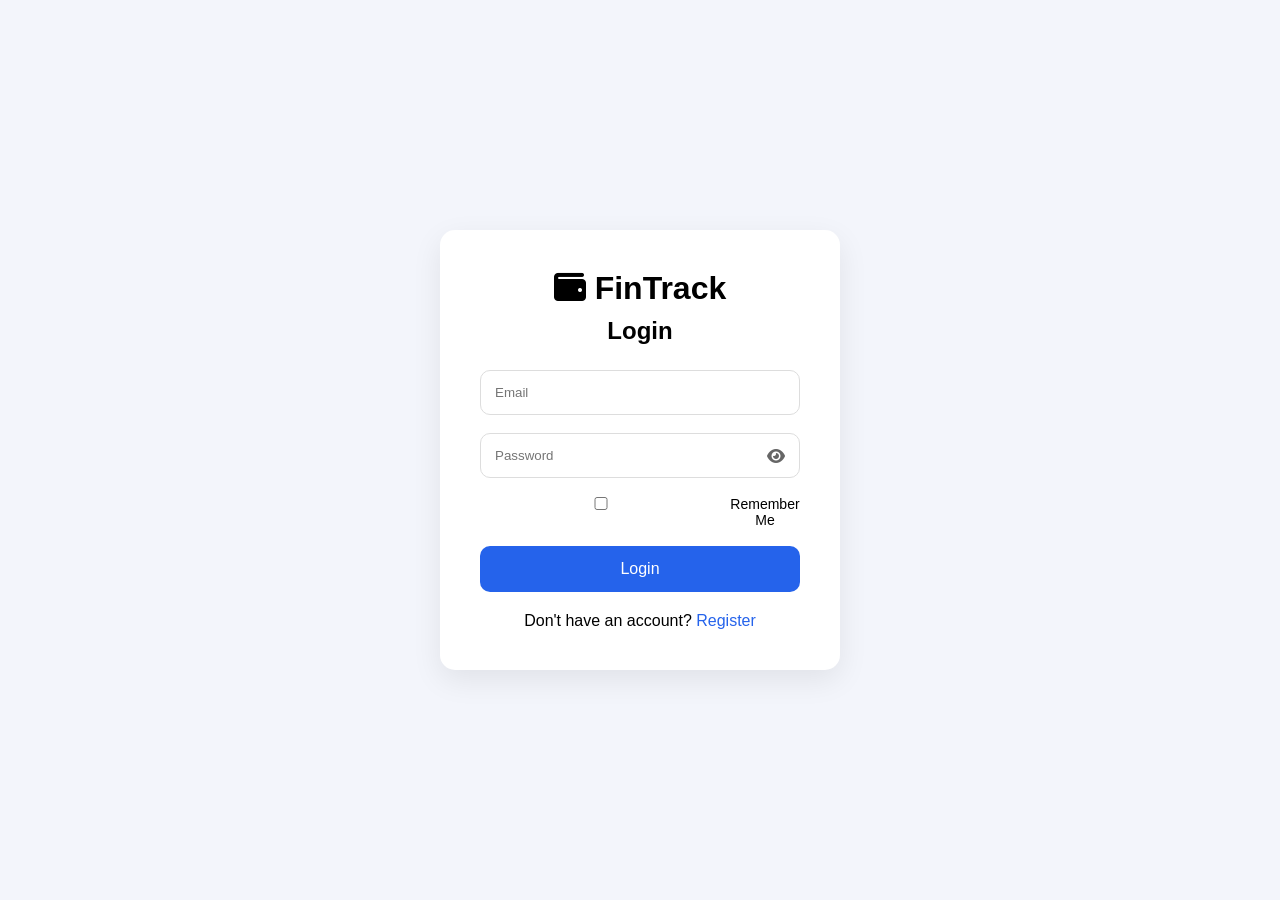
<file: login.html>
<!DOCTYPE html>

<html lang="en">

<head>

<meta charset="UTF-8">

<meta
name="viewport"
content="width=device-width, initial-scale=1.0">

<title>Login | FinTrack</title>

<link
rel="stylesheet"
href="css/login.css">

<link
rel="stylesheet"
href="https://cdnjs.cloudflare.com/ajax/libs/font-awesome/6.7.2/css/all.min.css">

</head>

<body>

<div class="auth-container">

    <div class="auth-card">

        <h1>

            <i class="fa-solid fa-wallet"></i>

            FinTrack

        </h1>

        <h2>

            Login

        </h2>

        <form id="login-form">

            <input
            type="email"
            id="login-email"
            placeholder="Email"
            required>

           <div class="password-box">

<input
type="password"
id="login-password"
placeholder="Password"
required>

<i
class="fa-solid fa-eye"
id="toggle-login-password">

</i>

</div>

<label>

<input
type="checkbox"
id="remember-me">

Remember Me

</label>
            <button type="submit">

                Login

            </button>

        </form>

        <p>

            Don't have an account?

            <a href="register.html">

                Register

            </a>

        </p>

    </div>

</div>

<script src="js/auth.js"></script>

</body>

</html>
</file>
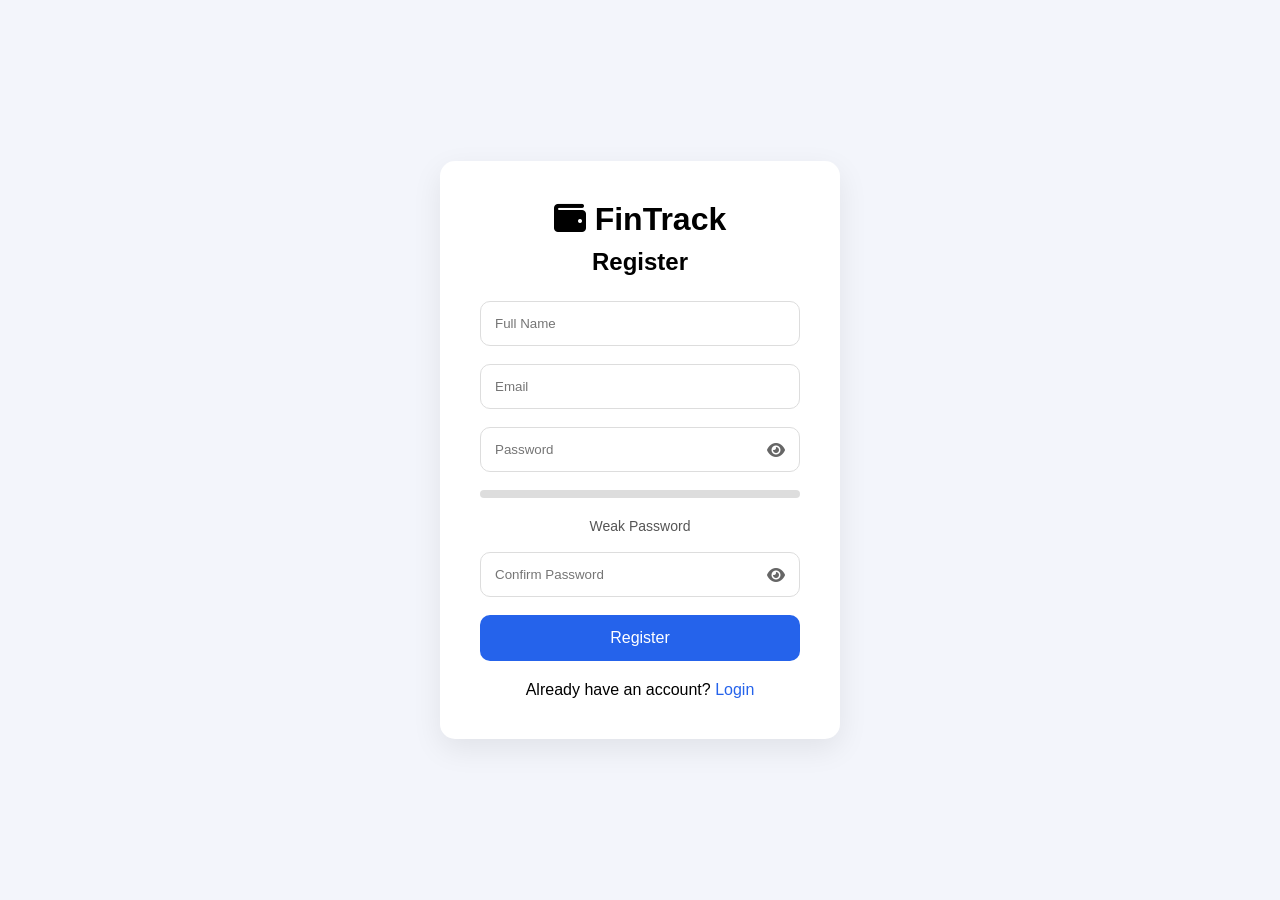
<file: register.html>
<!DOCTYPE html>

<html lang="en">

<head>

<meta charset="UTF-8">

<meta
name="viewport"
content="width=device-width, initial-scale=1.0">

<title>Register | FinTrack</title>

<link
rel="stylesheet"
href="css/login.css">

<link
rel="stylesheet"
href="https://cdnjs.cloudflare.com/ajax/libs/font-awesome/6.7.2/css/all.min.css">

</head>

<body>

<div class="auth-container">

<div class="auth-card">

<h1>

<i class="fa-solid fa-wallet"></i>

FinTrack

</h1>

<h2>

Register

</h2>

<form id="register-form">

<input
type="text"
id="register-name"
placeholder="Full Name"
required>

<input
type="email"
id="register-email"
placeholder="Email"
required>

<div class="password-box">

    <input
    type="password"
    id="register-password"
    placeholder="Password"
    required>

    <i
    class="fa-solid fa-eye"
    id="toggle-register-password">

    </i>

</div>

<div class="strength-bar">

    <div id="strength-fill"></div>

</div>

<p id="strength-text">

Weak Password

</p>

<div class="password-box">

    <input
    type="password"
    id="confirm-password"
    placeholder="Confirm Password"
    required>

    <i
    class="fa-solid fa-eye"
    id="toggle-confirm-password">

    </i>

</div>

<button>

Register

</button>

</form>

<p>

Already have an account?

<a href="login.html">

Login

</a>

</p>

</div>

</div>

<script src="js/auth.js"></script>

</body>

</html>
</file>
<file: css/login.css>
*{

margin:0;

padding:0;

box-sizing:border-box;

font-family:Poppins,sans-serif;

}

body{

display:flex;

justify-content:center;

align-items:center;

height:100vh;

background:#f3f5fb;

}

.auth-card{

background:white;

padding:40px;

width:400px;

border-radius:15px;

box-shadow:0 10px 30px rgba(0,0,0,.08);

text-align:center;

}

.auth-card h1{

margin-bottom:10px;

}

.auth-card h2{

margin-bottom:25px;

}

.auth-card input{

width:100%;

padding:14px;

margin-bottom:18px;

border:1px solid #ddd;

border-radius:10px;

}

.auth-card button{

width:100%;

padding:14px;

background:#2563eb;

color:white;

border:none;

border-radius:10px;

cursor:pointer;

font-size:16px;

}

.auth-card button:hover{

background:#1d4ed8;

}

.auth-card p{

margin-top:20px;

}

.auth-card a{

text-decoration:none;

color:#2563eb;

}

/*=========================================
PASSWORD BOX
=========================================*/

.password-box{

position:relative;

margin-bottom:18px;

}

.password-box input{

width:100%;

padding-right:45px;

margin-bottom:0;

}

.password-box i{

position:absolute;

right:15px;

top:50%;

transform:translateY(-50%);

cursor:pointer;

color:#666;

}

/*=========================================
PASSWORD STRENGTH
=========================================*/

.strength-bar{

height:8px;

background:#ddd;

border-radius:5px;

margin-bottom:8px;

overflow:hidden;

}

#strength-fill{

height:100%;

width:0;

background:red;

transition:.3s;

}

#strength-text{

font-size:14px;

margin-bottom:18px;

color:#555;

}

label{

display:flex;

align-items:center;

gap:8px;

margin-bottom:18px;

font-size:14px;

}
</file>
